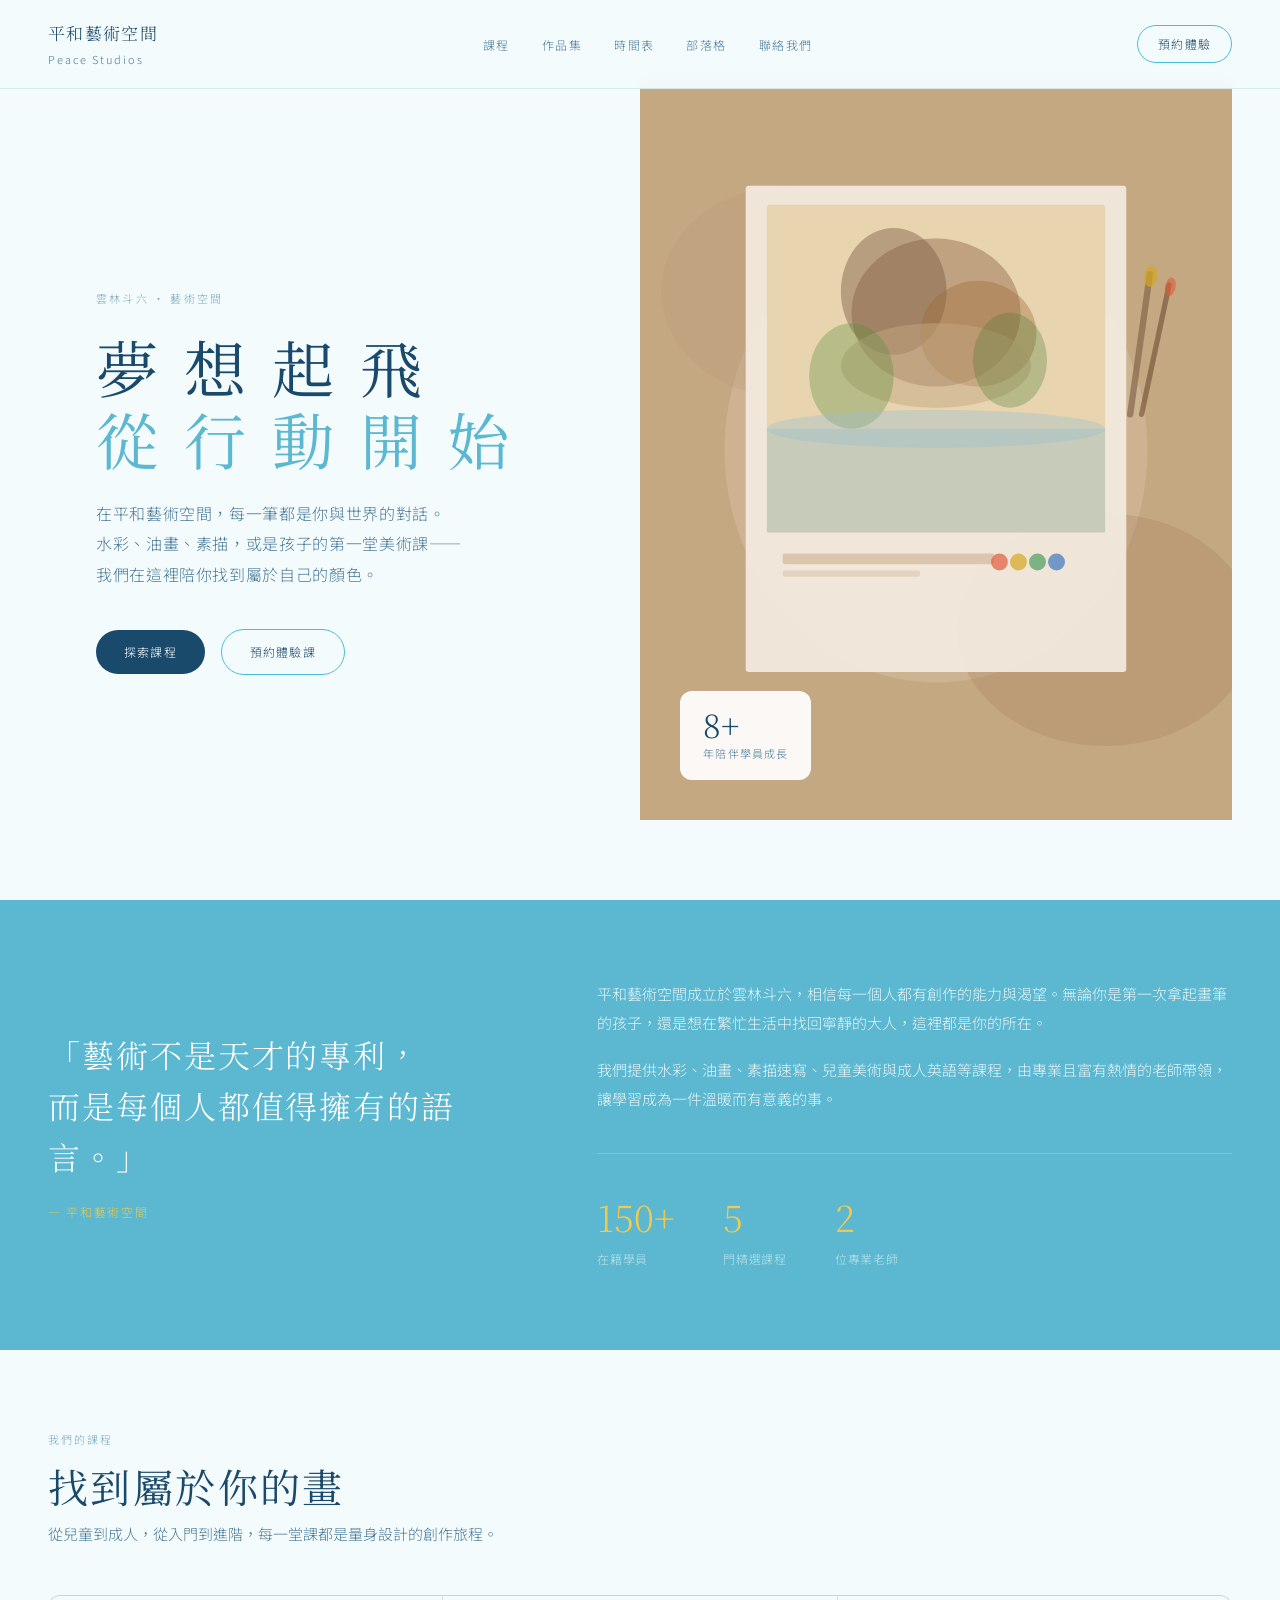
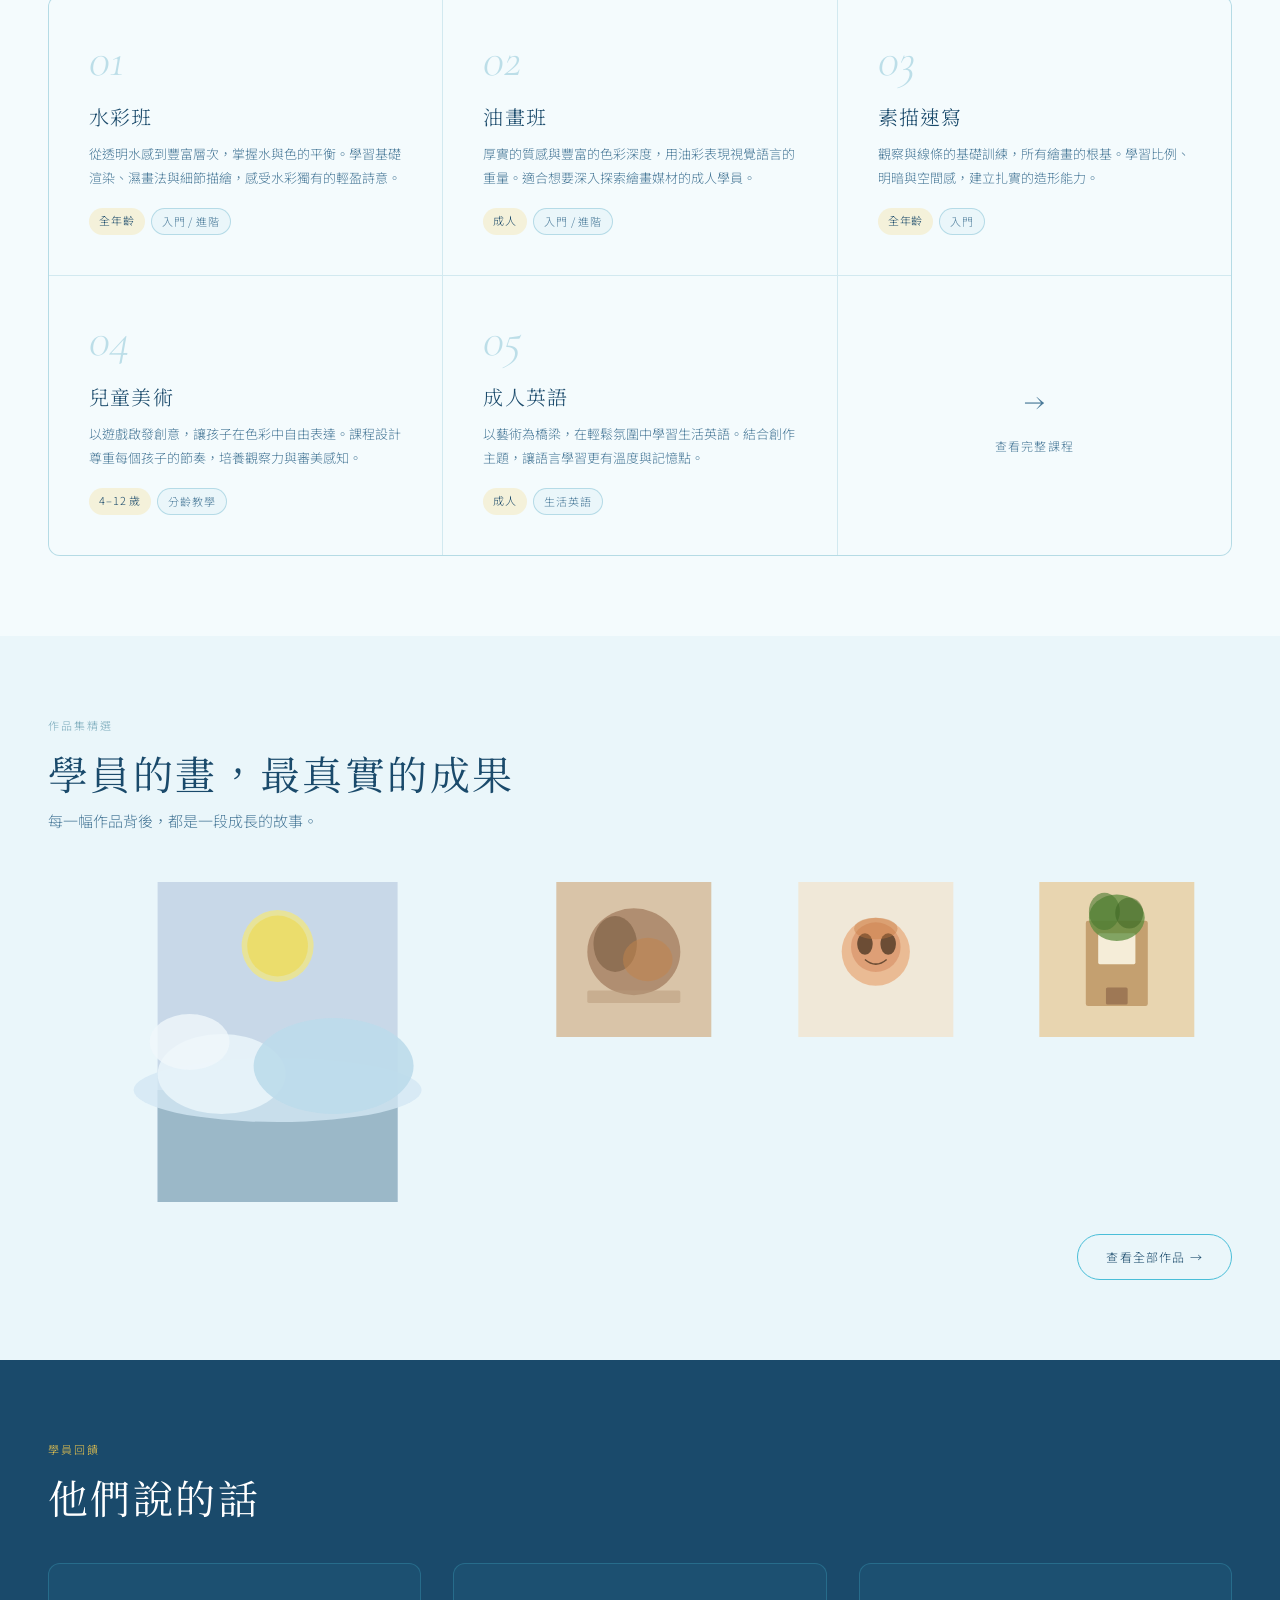
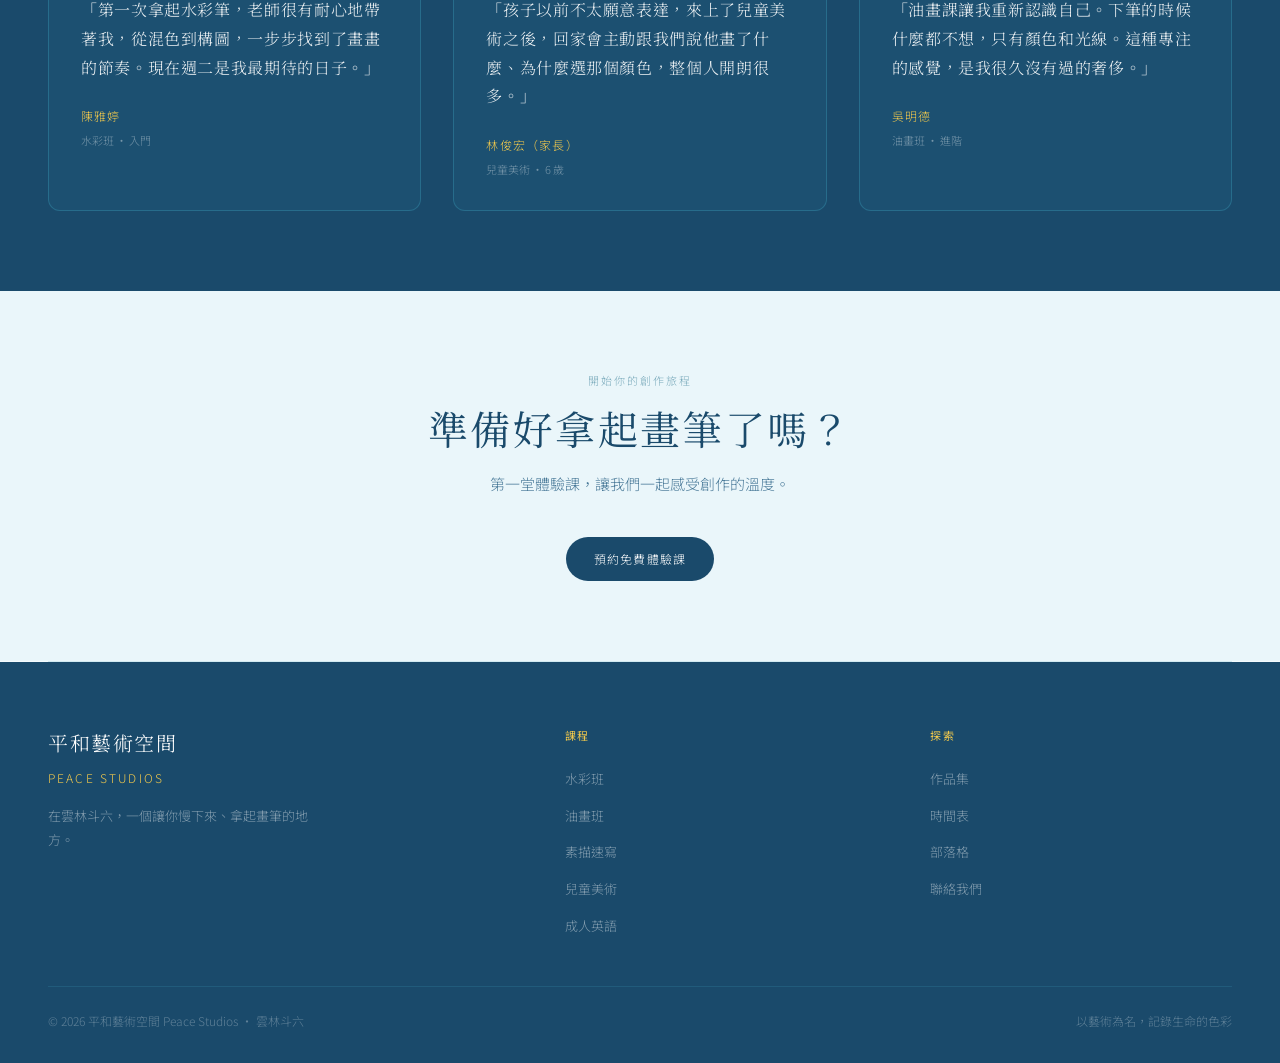
<file: index.html>
<!DOCTYPE html>
<html lang="zh-TW">
<head>
<meta charset="UTF-8">
<meta name="viewport" content="width=device-width, initial-scale=1.0">
<title>平和藝術空間 Peace Studios</title>
<meta name="description" content="平和藝術空間 — 水彩、油畫、素描、兒童美術與成人英語課程。雲林斗六，歡迎預約體驗。">
<link rel="stylesheet" href="css/style.css">
</head>
<body>

<!-- ══ NAV ══ -->
<nav>
  <a href="#" class="nav-logo" data-page="home">
    平和藝術空間
    <span>Peace Studios</span>
  </a>
  <ul class="nav-links">
    <li><a href="#" data-page="courses">課程</a></li>
    <li><a href="#" data-page="portfolio">作品集</a></li>
    <li><a href="#" data-page="schedule">時間表</a></li>
    <li><a href="#" data-page="blog">部落格</a></li>
    <li><a href="#" data-page="contact">聯絡我們</a></li>
  </ul>
  <a href="#" class="nav-cta" data-page="contact">預約體驗</a>
  <button class="hamburger" id="hamburger" aria-label="選單">
    <span></span><span></span><span></span>
  </button>
</nav>

<!-- ══ MOBILE MENU ══ -->
<div class="mobile-menu" id="mobileMenu">
  <a href="#" data-page="home">首頁</a>
  <a href="#" data-page="courses">課程</a>
  <a href="#" data-page="portfolio">作品集</a>
  <a href="#" data-page="schedule">時間表</a>
  <a href="#" data-page="blog">部落格</a>
  <a href="#" data-page="contact">聯絡我們</a>
</div>

<!-- ══════════════════════════════════════════
     HOME PAGE
══════════════════════════════════════════ -->
<div class="page" id="page-home">

  <!-- Hero -->
  <section class="home-hero">
    <div class="hero-left">
      <div class="hero-tag reveal">雲林斗六 · 藝術空間</div>
      <h1 class="hero-title reveal">夢 想 起 飛<br><em>從 行 動 開 始</em></h1>
      <p class="hero-desc reveal">在平和藝術空間，每一筆都是你與世界的對話。<br>水彩、油畫、素描，或是孩子的第一堂美術課——<br>我們在這裡陪你找到屬於自己的顏色。</p>
      <div class="hero-actions reveal">
        <a href="#" class="btn btn-dark" data-page="courses">探索課程</a>
        <a href="#" class="btn btn-outline" data-page="contact">預約體驗課</a>
      </div>
    </div>
    <div class="hero-right">
      <svg class="hero-art" viewBox="0 0 600 700" xmlns="http://www.w3.org/2000/svg" preserveAspectRatio="xMidYMid slice">
        <rect width="600" height="700" fill="#C4A882"/>
        <ellipse cx="300" cy="350" rx="200" ry="220" fill="#D9C4A8" opacity="0.4"/>
        <ellipse cx="160" cy="200" rx="120" ry="100" fill="#B89A7A" opacity="0.3"/>
        <ellipse cx="460" cy="520" rx="140" ry="110" fill="#9E7855" opacity="0.25"/>
        <!-- Canvas frame -->
        <rect x="120" y="100" width="360" height="460" rx="3" fill="#F5EDE3" opacity="0.9"/>
        <rect x="140" y="118" width="320" height="310" rx="2" fill="#E8D5B0"/>
        <!-- Watercolor-style painting -->
        <ellipse cx="300" cy="220" rx="80" ry="70" fill="#A0785A" opacity="0.55"/>
        <ellipse cx="260" cy="200" rx="50" ry="60" fill="#7A5C42" opacity="0.45"/>
        <ellipse cx="340" cy="240" rx="55" ry="50" fill="#9E6B3A" opacity="0.4"/>
        <ellipse cx="300" cy="270" rx="90" ry="40" fill="#C4A882" opacity="0.5"/>
        <ellipse cx="220" cy="280" rx="40" ry="50" fill="#5C8C3C" opacity="0.35"/>
        <ellipse cx="370" cy="265" rx="35" ry="45" fill="#4A7830" opacity="0.3"/>
        <!-- Water/ground -->
        <rect x="140" y="330" width="320" height="98" rx="0" fill="#8BB8C8" opacity="0.35"/>
        <ellipse cx="300" cy="330" rx="160" ry="18" fill="#9BBECE" opacity="0.4"/>
        <!-- Caption area -->
        <rect x="155" y="448" width="200" height="10" rx="2" fill="#C4A882" opacity="0.5"/>
        <rect x="155" y="464" width="130" height="6" rx="2" fill="#C4A882" opacity="0.3"/>
        <!-- Palette dots -->
        <circle cx="360" cy="456" r="8" fill="#E05C3A" opacity="0.7"/>
        <circle cx="378" cy="456" r="8" fill="#D4A820" opacity="0.7"/>
        <circle cx="396" cy="456" r="8" fill="#4A9E5C" opacity="0.7"/>
        <circle cx="414" cy="456" r="8" fill="#3A78BE" opacity="0.7"/>
        <!-- Brushes leaning -->
        <rect x="490" y="180" width="6" height="140" rx="3" fill="#7A5C42" opacity="0.6" transform="rotate(8,493,250)"/>
        <rect x="505" y="190" width="5" height="130" rx="3" fill="#5C3A20" opacity="0.5" transform="rotate(12,507,255)"/>
        <ellipse cx="494" cy="185" rx="6" ry="10" fill="#D4A820" opacity="0.7" transform="rotate(8,493,250)"/>
        <ellipse cx="509" cy="194" rx="5" ry="9" fill="#E05C3A" opacity="0.6" transform="rotate(12,507,255)"/>
      </svg>
      <div class="hero-badge">
        <div class="num">8+</div>
        <div class="lbl">年陪伴學員成長</div>
      </div>
    </div>
  </section>

  <!-- Intro -->
  <section class="home-intro">
    <div class="intro-grid">
      <div>
        <blockquote class="intro-quote reveal">
          「藝術不是天才的專利，<br>而是每個人都值得擁有的語言。」
          <span>— 平和藝術空間</span>
        </blockquote>
      </div>
      <div class="intro-text">
        <p class="reveal">平和藝術空間成立於雲林斗六，相信每一個人都有創作的能力與渴望。無論你是第一次拿起畫筆的孩子，還是想在繁忙生活中找回寧靜的大人，這裡都是你的所在。</p>
        <p class="reveal">我們提供水彩、油畫、素描速寫、兒童美術與成人英語等課程，由專業且富有熱情的老師帶領，讓學習成為一件溫暖而有意義的事。</p>
        <div class="stats-row reveal">
          <div class="stat"><div class="n">150+</div><div class="l">在籍學員</div></div>
          <div class="stat"><div class="n">5</div><div class="l">門精選課程</div></div>
          <div class="stat"><div class="n">2</div><div class="l">位專業老師</div></div>
        </div>
      </div>
    </div>
  </section>

  <!-- Courses Preview -->
  <section class="courses-preview">
    <div class="section-label reveal">我們的課程</div>
    <h2 class="section-title reveal">找到屬於你的畫</h2>
    <p class="section-sub reveal">從兒童到成人，從入門到進階，每一堂課都是量身設計的創作旅程。</p>
    <div class="courses-grid reveal">
      <div class="course-item">
        <div class="course-num">01</div>
        <div class="course-name">水彩班</div>
        <p class="course-desc">從透明水感到豐富層次，掌握水與色的平衡。學習基礎渲染、濕畫法與細節描繪，感受水彩獨有的輕盈詩意。</p>
        <div class="course-tags">
          <span class="tag tag-age">全年齡</span>
          <span class="tag tag-level">入門 / 進階</span>
        </div>
      </div>
      <div class="course-item">
        <div class="course-num">02</div>
        <div class="course-name">油畫班</div>
        <p class="course-desc">厚實的質感與豐富的色彩深度，用油彩表現視覺語言的重量。適合想要深入探索繪畫媒材的成人學員。</p>
        <div class="course-tags">
          <span class="tag tag-age">成人</span>
          <span class="tag tag-level">入門 / 進階</span>
        </div>
      </div>
      <div class="course-item">
        <div class="course-num">03</div>
        <div class="course-name">素描速寫</div>
        <p class="course-desc">觀察與線條的基礎訓練，所有繪畫的根基。學習比例、明暗與空間感，建立扎實的造形能力。</p>
        <div class="course-tags">
          <span class="tag tag-age">全年齡</span>
          <span class="tag tag-level">入門</span>
        </div>
      </div>
      <div class="course-item">
        <div class="course-num">04</div>
        <div class="course-name">兒童美術</div>
        <p class="course-desc">以遊戲啟發創意，讓孩子在色彩中自由表達。課程設計尊重每個孩子的節奏，培養觀察力與審美感知。</p>
        <div class="course-tags">
          <span class="tag tag-age">4–12 歲</span>
          <span class="tag tag-level">分齡教學</span>
        </div>
      </div>
      <div class="course-item">
        <div class="course-num">05</div>
        <div class="course-name">成人英語</div>
        <p class="course-desc">以藝術為橋梁，在輕鬆氛圍中學習生活英語。結合創作主題，讓語言學習更有溫度與記憶點。</p>
        <div class="course-tags">
          <span class="tag tag-age">成人</span>
          <span class="tag tag-level">生活英語</span>
        </div>
      </div>
      <div class="course-item" style="display:flex;align-items:center;justify-content:center;cursor:pointer;" onclick="showPage('courses')">
        <div style="text-align:center;color:var(--text-muted);">
          <div style="font-size:32px;font-family:'Cormorant Garamond',serif;font-style:italic;margin-bottom:0.5rem;">→</div>
          <div style="font-size:12px;letter-spacing:0.1em;text-transform:uppercase;">查看完整課程</div>
        </div>
      </div>
    </div>
  </section>

  <div class="divider"></div>

  <!-- Gallery Strip -->
  <section class="gallery-strip">
    <div class="section-label reveal">作品集精選</div>
    <h2 class="section-title reveal">學員的畫，最真實的成果</h2>
    <p class="section-sub reveal">每一幅作品背後，都是一段成長的故事。</p>
    <div class="gallery-grid reveal">
      <div class="gallery-item tall" style="min-height:320px;">
        <svg viewBox="0 0 300 400" xmlns="http://www.w3.org/2000/svg" style="height:100%;position:absolute;inset:0;">
          <rect width="300" height="400" fill="#C8D8E8"/>
          <rect x="0" y="260" width="300" height="140" fill="#9BB8C8"/>
          <ellipse cx="150" cy="260" rx="180" ry="40" fill="#D4E8F4" opacity="0.8"/>
          <ellipse cx="80" cy="240" rx="80" ry="50" fill="#E8F4FA" opacity="0.9"/>
          <ellipse cx="220" cy="230" rx="100" ry="60" fill="#BDDCEC" opacity="0.9"/>
          <ellipse cx="40" cy="200" rx="50" ry="35" fill="#F0F8FC" opacity="0.8"/>
          <circle cx="150" cy="80" r="45" fill="#F5E87A" opacity="0.7"/>
          <circle cx="150" cy="80" r="38" fill="#F0D840" opacity="0.5"/>
        </svg>
        <div class="gallery-overlay"><span class="gallery-label">水彩風景</span></div>
      </div>
      <div class="gallery-item" style="min-height:155px;">
        <svg viewBox="0 0 200 200" xmlns="http://www.w3.org/2000/svg" style="width:100%;height:100%;position:absolute;inset:0;">
          <rect width="200" height="200" fill="#D9C4A8"/>
          <ellipse cx="100" cy="90" rx="60" ry="56" fill="#A0785A" opacity="0.7"/>
          <ellipse cx="76" cy="80" rx="28" ry="36" fill="#7A5C42" opacity="0.6"/>
          <ellipse cx="118" cy="100" rx="32" ry="28" fill="#C4844A" opacity="0.5"/>
          <rect x="40" y="140" width="120" height="16" rx="2" fill="#B89A7A" opacity="0.5"/>
        </svg>
        <div class="gallery-overlay"><span class="gallery-label">油畫靜物</span></div>
      </div>
      <div class="gallery-item" style="min-height:155px;">
        <svg viewBox="0 0 200 200" xmlns="http://www.w3.org/2000/svg" style="width:100%;height:100%;position:absolute;inset:0;">
          <rect width="200" height="200" fill="#F0E8D8"/>
          <circle cx="100" cy="90" r="44" fill="#E8A878" opacity="0.7"/>
          <circle cx="100" cy="84" r="32" fill="#D4845A" opacity="0.5"/>
          <ellipse cx="86" cy="80" rx="10" ry="14" fill="#3D2B1A" opacity="0.7"/>
          <ellipse cx="116" cy="80" rx="10" ry="14" fill="#3D2B1A" opacity="0.7"/>
          <path d="M 86 100 Q 100 112 114 100" stroke="#3D2B1A" stroke-width="2" fill="none" opacity="0.7"/>
          <ellipse cx="100" cy="60" rx="28" ry="14" fill="#C47840" opacity="0.4"/>
        </svg>
        <div class="gallery-overlay"><span class="gallery-label">人物速寫</span></div>
      </div>
      <div class="gallery-item" style="min-height:155px;">
        <svg viewBox="0 0 200 200" xmlns="http://www.w3.org/2000/svg" style="width:100%;height:100%;position:absolute;inset:0;">
          <rect width="200" height="200" fill="#E8D5B0"/>
          <rect x="60" y="50" width="80" height="110" rx="3" fill="#C4A070"/>
          <rect x="76" y="66" width="48" height="40" rx="2" fill="#F5EDD8"/>
          <rect x="86" y="136" width="28" height="22" rx="2" fill="#9E7855"/>
          <ellipse cx="100" cy="46" rx="36" ry="30" fill="#5C8C3C" opacity="0.75"/>
          <ellipse cx="84" cy="38" rx="20" ry="24" fill="#4A7830" opacity="0.6"/>
          <ellipse cx="116" cy="40" rx="18" ry="20" fill="#3A6220" opacity="0.5"/>
        </svg>
        <div class="gallery-overlay"><span class="gallery-label">兒童美術</span></div>
      </div>
    </div>
    <div style="margin-top:2rem;text-align:right;">
      <a href="#" class="btn btn-outline" data-page="portfolio">查看全部作品 →</a>
    </div>
  </section>

  <!-- Testimonials -->
  <section class="testimonials">
    <div class="section-label reveal">學員回饋</div>
    <h2 class="section-title reveal">他們說的話</h2>
    <div class="testimonials-grid" style="margin-top:2.5rem;">
      <div class="testi-card reveal">
        <p class="testi-text">「第一次拿起水彩筆，老師很有耐心地帶著我，從混色到構圖，一步步找到了畫畫的節奏。現在週二是我最期待的日子。」</p>
        <div class="testi-author">陳雅婷</div>
        <div class="testi-course">水彩班 · 入門</div>
      </div>
      <div class="testi-card reveal">
        <p class="testi-text">「孩子以前不太願意表達，來上了兒童美術之後，回家會主動跟我們說他畫了什麼、為什麼選那個顏色，整個人開朗很多。」</p>
        <div class="testi-author">林俊宏（家長）</div>
        <div class="testi-course">兒童美術 · 6 歲</div>
      </div>
      <div class="testi-card reveal">
        <p class="testi-text">「油畫課讓我重新認識自己。下筆的時候什麼都不想，只有顏色和光線。這種專注的感覺，是我很久沒有過的奢侈。」</p>
        <div class="testi-author">吳明德</div>
        <div class="testi-course">油畫班 · 進階</div>
      </div>
    </div>
  </section>

  <!-- CTA -->
  <section style="background:var(--cream);text-align:center;padding:5rem 3rem;">
    <div class="section-label reveal">開始你的創作旅程</div>
    <h2 class="section-title reveal" style="max-width:480px;margin:0 auto 1rem;">準備好拿起畫筆了嗎？</h2>
    <p class="section-sub reveal" style="margin:0 auto 2.5rem;">第一堂體驗課，讓我們一起感受創作的溫度。</p>
    <a href="#" class="btn btn-dark reveal" data-page="contact">預約免費體驗課</a>
  </section>

  <div class="divider"></div>
</div>
<!-- END HOME -->


<!-- ══════════════════════════════════════════
     COURSES PAGE
══════════════════════════════════════════ -->
<div class="page" id="page-courses">
  <div class="page-hero">
    <div class="label">我們的課程</div>
    <h1>找到屬於你的畫<br><span class="serif-italic" style="font-size:0.6em;color:var(--brown);">Five courses, one space</span></h1>
  </div>
  <section>
    <div class="courses-list">
      <div class="course-row reveal">
        <div class="course-row-num">01</div>
        <div>
          <div class="course-row-title">水彩班</div>
          <p class="course-row-desc">從透明水感到豐富層次，掌握水與色的平衡之道。課程涵蓋基礎渲染、濕畫法、乾濕混合技法，以及風景、靜物、植物等主題創作。每週 2 堂，適合完全入門或有基礎想精進的學員。</p>
          <div class="course-row-meta">
            <span class="tag tag-age">全年齡</span>
            <span class="tag tag-level">入門 / 進階分班</span>
            <span class="tag tag-level">週二 · 週四 14:00–16:00</span>
          </div>
        </div>
        <div class="course-row-action">
          <a href="#" class="btn btn-outline" data-page="contact">詢問報名</a>
        </div>
      </div>
      <div class="course-row reveal">
        <div class="course-row-num">02</div>
        <div>
          <div class="course-row-title">油畫班</div>
          <p class="course-row-desc">厚實的質感與豐富的色彩深度，是許多人心中「真正繪畫」的起點。學習調色、打底、罩染與厚塗技法，以及油畫媒材的基本保養與修改方式。每週 1 堂長課，適合成人學員深度投入。</p>
          <div class="course-row-meta">
            <span class="tag tag-age">成人</span>
            <span class="tag tag-level">入門 / 進階</span>
            <span class="tag tag-level">週六 10:00–13:00</span>
          </div>
        </div>
        <div class="course-row-action">
          <a href="#" class="btn btn-outline" data-page="contact">詢問報名</a>
        </div>
      </div>
      <div class="course-row reveal">
        <div class="course-row-num">03</div>
        <div>
          <div class="course-row-title">素描速寫</div>
          <p class="course-row-desc">觀察與線條是一切繪畫的根基。課程從基本幾何形體出發，進入人物、靜物、空間透視等主題，建立扎實的造形觀察力。速寫訓練帶你走出教室，記錄生活中的靈光一閃。</p>
          <div class="course-row-meta">
            <span class="tag tag-age">全年齡</span>
            <span class="tag tag-level">入門</span>
            <span class="tag tag-level">週一 · 週三 19:00–21:00</span>
          </div>
        </div>
        <div class="course-row-action">
          <a href="#" class="btn btn-outline" data-page="contact">詢問報名</a>
        </div>
      </div>
      <div class="course-row reveal">
        <div class="course-row-num">04</div>
        <div>
          <div class="course-row-title">兒童美術</div>
          <p class="course-row-desc">以遊戲啟發創意，讓孩子在色彩中自由表達。課程設計尊重每個孩子的發展節奏，透過主題創作培養觀察力、專注力與審美感知。分齡教學（4–7 歲 / 8–12 歲），小班制確保每位孩子都被看見。</p>
          <div class="course-row-meta">
            <span class="tag tag-age">4–12 歲</span>
            <span class="tag tag-level">分齡小班制</span>
            <span class="tag tag-level">週六 · 週日 09:30–11:00</span>
          </div>
        </div>
        <div class="course-row-action">
          <a href="#" class="btn btn-outline" data-page="contact">詢問報名</a>
        </div>
      </div>
      <div class="course-row reveal">
        <div class="course-row-num">05</div>
        <div>
          <div class="course-row-title">成人英語</div>
          <p class="course-row-desc">以藝術為橋梁，在輕鬆氛圍中學習生活英語。每堂課圍繞一個創作主題展開對話與練習，讓語言學習不再是背單字，而是真實的溝通體驗。適合有基礎英語底子、想重拾開口自信的成人。</p>
          <div class="course-row-meta">
            <span class="tag tag-age">成人</span>
            <span class="tag tag-level">生活英語</span>
            <span class="tag tag-level">時間請洽詢</span>
          </div>
        </div>
        <div class="course-row-action">
          <a href="#" class="btn btn-outline" data-page="contact">詢問報名</a>
        </div>
      </div>
    </div>
  </section>
  <div class="divider"></div>
</div>
<!-- END COURSES -->


<!-- ══════════════════════════════════════════
     PORTFOLIO PAGE
══════════════════════════════════════════ -->
<div class="page" id="page-portfolio">
  <div class="page-hero">
    <div class="label">學員作品集</div>
    <h1>每一筆都是<br><span class="serif-italic" style="font-size:0.6em;color:var(--brown);">一段真實的旅程</span></h1>
  </div>
  <section>
    <div class="portfolio-filter reveal">
      <button class="filter-btn active" data-filter="all">全部</button>
      <button class="filter-btn" data-filter="watercolor">水彩</button>
      <button class="filter-btn" data-filter="oil">油畫</button>
      <button class="filter-btn" data-filter="sketch">素描速寫</button>
      <button class="filter-btn" data-filter="kids">兒童美術</button>
    </div>
    <div class="portfolio-grid">
      <!-- Watercolor works -->
      <div class="portfolio-item reveal" data-cat="watercolor">
        <svg viewBox="0 0 400 300" xmlns="http://www.w3.org/2000/svg"><rect width="400" height="300" fill="#C8D8E8"/><rect x="0" y="200" width="400" height="100" fill="#9BB8C8"/><ellipse cx="200" cy="200" rx="240" ry="50" fill="#D4E8F4" opacity="0.8"/><ellipse cx="100" cy="170" rx="100" ry="60" fill="#E8F4FA" opacity="0.9"/><ellipse cx="290" cy="160" rx="130" ry="70" fill="#BDDCEC" opacity="0.9"/><circle cx="200" cy="60" r="50" fill="#F5E87A" opacity="0.65"/></svg>
        <div class="pi-overlay"><div class="pi-cat">水彩</div><div class="pi-title">黃昏湖景</div></div>
      </div>
      <div class="portfolio-item reveal" data-cat="watercolor">
        <svg viewBox="0 0 400 300" xmlns="http://www.w3.org/2000/svg"><rect width="400" height="300" fill="#E8F0D8"/><ellipse cx="200" cy="200" rx="160" ry="80" fill="#A0C878" opacity="0.4"/><ellipse cx="200" cy="140" rx="60" ry="80" fill="#D4E8A0" opacity="0.7"/><ellipse cx="160" cy="120" rx="40" ry="60" fill="#B8D878" opacity="0.6"/><ellipse cx="240" cy="130" rx="50" ry="55" fill="#98C058" opacity="0.5"/><rect x="185" y="200" width="30" height="70" rx="4" fill="#7A5C42" opacity="0.6"/></svg>
        <div class="pi-overlay"><div class="pi-cat">水彩</div><div class="pi-title">庭院樹影</div></div>
      </div>
      <div class="portfolio-item reveal" data-cat="watercolor">
        <svg viewBox="0 0 400 300" xmlns="http://www.w3.org/2000/svg"><rect width="400" height="300" fill="#F8E8D8"/><ellipse cx="160" cy="160" rx="70" ry="80" fill="#F4A0A0" opacity="0.6"/><ellipse cx="240" cy="150" rx="60" ry="70" fill="#F87878" opacity="0.4"/><ellipse cx="200" cy="140" rx="50" ry="60" fill="#E85050" opacity="0.3"/><ellipse cx="160" cy="200" rx="50" ry="30" fill="#88A840" opacity="0.5"/><ellipse cx="240" cy="210" rx="40" ry="25" fill="#70902A" opacity="0.4"/></svg>
        <div class="pi-overlay"><div class="pi-cat">水彩</div><div class="pi-title">玫瑰靜物</div></div>
      </div>
      <!-- Oil works -->
      <div class="portfolio-item reveal" data-cat="oil">
        <svg viewBox="0 0 400 300" xmlns="http://www.w3.org/2000/svg"><rect width="400" height="300" fill="#2A1A0A"/><rect x="0" y="200" width="400" height="100" fill="#1A0A00"/><ellipse cx="200" cy="220" rx="200" ry="40" fill="#3A2010" opacity="0.8"/><circle cx="200" cy="80" r="60" fill="#F0C040" opacity="0.8"/><circle cx="200" cy="80" r="50" fill="#F8D860" opacity="0.6"/><ellipse cx="200" cy="160" rx="30" ry="80" fill="#C07020" opacity="0.6"/><ellipse cx="160" cy="180" rx="20" ry="60" fill="#A05010" opacity="0.5"/><ellipse cx="240" cy="175" rx="18" ry="65" fill="#B06020" opacity="0.4"/></svg>
        <div class="pi-overlay"><div class="pi-cat">油畫</div><div class="pi-title">夜晚燈火</div></div>
      </div>
      <div class="portfolio-item reveal" data-cat="oil">
        <svg viewBox="0 0 400 300" xmlns="http://www.w3.org/2000/svg"><rect width="400" height="300" fill="#D9C4A8"/><ellipse cx="200" cy="150" rx="100" ry="90" fill="#A0785A" opacity="0.7"/><ellipse cx="160" cy="130" rx="55" ry="70" fill="#7A5C42" opacity="0.6"/><ellipse cx="240" cy="160" rx="60" ry="65" fill="#9E6B3A" opacity="0.5"/><ellipse cx="200" cy="190" rx="90" ry="35" fill="#C4A882" opacity="0.6"/></svg>
        <div class="pi-overlay"><div class="pi-cat">油畫</div><div class="pi-title">陶器靜物</div></div>
      </div>
      <!-- Sketch works -->
      <div class="portfolio-item reveal" data-cat="sketch">
        <svg viewBox="0 0 400 300" xmlns="http://www.w3.org/2000/svg"><rect width="400" height="300" fill="#F5F0E8"/><circle cx="200" cy="110" r="50" fill="none" stroke="#3D2B1A" stroke-width="1.5" opacity="0.7"/><ellipse cx="200" cy="100" rx="20" ry="28" fill="none" stroke="#3D2B1A" stroke-width="1" opacity="0.6"/><ellipse cx="178" cy="98" rx="8" ry="12" fill="#3D2B1A" opacity="0.6"/><ellipse cx="222" cy="98" rx="8" ry="12" fill="#3D2B1A" opacity="0.6"/><path d="M 180 122 Q 200 134 220 122" stroke="#3D2B1A" stroke-width="1.5" fill="none" opacity="0.7"/><line x1="200" y1="160" x2="200" y2="240" stroke="#3D2B1A" stroke-width="1.5" opacity="0.5"/><line x1="200" y1="185" x2="160" y2="210" stroke="#3D2B1A" stroke-width="1.5" opacity="0.5"/><line x1="200" y1="185" x2="240" y2="210" stroke="#3D2B1A" stroke-width="1.5" opacity="0.5"/><line x1="200" y1="240" x2="175" y2="280" stroke="#3D2B1A" stroke-width="1.5" opacity="0.5"/><line x1="200" y1="240" x2="225" y2="280" stroke="#3D2B1A" stroke-width="1.5" opacity="0.5"/></svg>
        <div class="pi-overlay"><div class="pi-cat">素描</div><div class="pi-title">人物速寫</div></div>
      </div>
      <!-- Kids works -->
      <div class="portfolio-item reveal" data-cat="kids">
        <svg viewBox="0 0 400 300" xmlns="http://www.w3.org/2000/svg"><rect width="400" height="300" fill="#FFF8E8"/><circle cx="200" cy="100" r="55" fill="#F8D860" opacity="0.9"/><circle cx="178" cy="88" r="8" fill="#3D2B1A" opacity="0.8"/><circle cx="222" cy="88" r="8" fill="#3D2B1A" opacity="0.8"/><path d="M 178 115 Q 200 130 222 115" stroke="#3D2B1A" stroke-width="3" fill="none"/><rect x="170" y="160" width="60" height="80" rx="8" fill="#E05C3A" opacity="0.8"/><rect x="120" y="170" width="50" height="12" rx="6" fill="#F8A060" opacity="0.8"/><rect x="230" y="170" width="50" height="12" rx="6" fill="#F8A060" opacity="0.8"/><rect x="180" y="240" width="18" height="40" rx="4" fill="#3A6AC4" opacity="0.8"/><rect x="202" y="240" width="18" height="40" rx="4" fill="#3A6AC4" opacity="0.8"/><ellipse cx="120" cy="80" rx="20" ry="16" fill="#F05050" opacity="0.7"/><ellipse cx="280" cy="80" rx="24" ry="18" fill="#F8D020" opacity="0.7"/><ellipse cx="100" cy="200" rx="28" ry="20" fill="#50C050" opacity="0.6"/></svg>
        <div class="pi-overlay"><div class="pi-cat">兒童美術</div><div class="pi-title">我的家人</div></div>
      </div>
      <div class="portfolio-item reveal" data-cat="kids">
        <svg viewBox="0 0 400 300" xmlns="http://www.w3.org/2000/svg"><rect width="400" height="300" fill="#E8F8E8"/><rect x="0" y="220" width="400" height="80" fill="#90C870" opacity="0.7"/><ellipse cx="200" cy="220" rx="200" ry="30" fill="#70A850" opacity="0.4"/><rect x="160" y="100" width="80" height="120" rx="4" fill="#E85030" opacity="0.8"/><rect x="140" y="80" width="120" height="30" rx="3" fill="#A02010" opacity="0.7"/><rect x="185" y="160" width="30" height="60" rx="3" fill="#8B5A2B" opacity="0.7"/><rect x="175" y="130" width="20" height="20" rx="2" fill="#88CCF8" opacity="0.8"/><circle cx="90" cy="90" r="40" fill="#F8E040" opacity="0.8"/><ellipse cx="140" cy="200" rx="20" ry="30" fill="#50A830" opacity="0.7"/><ellipse cx="280" cy="190" rx="18" ry="35" fill="#408820" opacity="0.7"/></svg>
        <div class="pi-overlay"><div class="pi-cat">兒童美術</div><div class="pi-title">我的家</div></div>
      </div>
      <div class="portfolio-item reveal" data-cat="oil">
        <svg viewBox="0 0 400 300" xmlns="http://www.w3.org/2000/svg"><rect width="400" height="300" fill="#1A2A3A"/><rect x="0" y="200" width="400" height="100" fill="#102030"/><ellipse cx="200" cy="220" rx="300" ry="60" fill="#1A3A5A" opacity="0.7"/><ellipse cx="200" cy="220" rx="200" ry="40" fill="#2A5A8A" opacity="0.5"/><ellipse cx="200" cy="200" rx="180" ry="30" fill="#4A8AB8" opacity="0.4"/><circle cx="200" cy="100" r="35" fill="#F8F0D0" opacity="0.85"/><circle cx="200" cy="100" r="28" fill="#F8E8A0" opacity="0.6"/><ellipse cx="200" cy="200" rx="30" ry="80" fill="#D0A820" opacity="0.4"/></svg>
        <div class="pi-overlay"><div class="pi-cat">油畫</div><div class="pi-title">月夜</div></div>
      </div>
    </div>
  </section>
  <div class="divider"></div>
</div>
<!-- END PORTFOLIO -->


<!-- ══════════════════════════════════════════
     SCHEDULE PAGE
══════════════════════════════════════════ -->
<div class="page" id="page-schedule">
  <div class="page-hero">
    <div class="label">課程時間表</div>
    <h1>找到你的時段<br><span class="serif-italic" style="font-size:0.6em;color:var(--brown);">Every week, a new beginning</span></h1>
  </div>
  <section>
    <div class="schedule-wrap reveal">
      <div class="schedule-tabs">
        <button class="stab active" data-tab="weekly">每週課程</button>
        <button class="stab" data-tab="olivia">Olivia 老師</button>
        <button class="stab" data-tab="eric">Eric 老師</button>
      </div>

      <div class="schedule-panel active" id="panel-weekly">
        <table class="schedule-table">
          <thead>
            <tr>
              <th>課程</th>
              <th>星期</th>
              <th>時間</th>
              <th>老師</th>
              <th>對象</th>
            </tr>
          </thead>
          <tbody>
            <tr><td><span class="tc tc-wc">水彩</span></td><td>週二、週四</td><td>14:00 – 16:00</td><td>Olivia</td><td>全年齡</td></tr>
            <tr><td><span class="tc tc-oil">油畫</span></td><td>週六</td><td>10:00 – 13:00</td><td>Eric</td><td>成人</td></tr>
            <tr><td><span class="tc tc-sk">素描速寫</span></td><td>週一、週三</td><td>19:00 – 21:00</td><td>Eric</td><td>全年齡</td></tr>
            <tr><td><span class="tc tc-kids">兒童美術（幼齡）</span></td><td>週六</td><td>09:30 – 11:00</td><td>Olivia</td><td>4–7 歲</td></tr>
            <tr><td><span class="tc tc-kids">兒童美術（高齡）</span></td><td>週日</td><td>09:30 – 11:00</td><td>Olivia</td><td>8–12 歲</td></tr>
            <tr><td><span class="tc tc-en">成人英語</span></td><td>請洽詢</td><td>請洽詢</td><td>Olivia</td><td>成人</td></tr>
          </tbody>
        </table>
        <p class="price-note">📌 各課程費用與名額請直接聯絡我們詢問。體驗課歡迎預約，部分課程提供試聽。</p>
      </div>

      <div class="schedule-panel" id="panel-olivia">
        <table class="schedule-table">
          <thead>
            <tr><th>課程</th><th>星期</th><th>時間</th><th>對象</th></tr>
          </thead>
          <tbody>
            <tr><td><span class="tc tc-wc">水彩</span></td><td>週二、週四</td><td>14:00 – 16:00</td><td>全年齡</td></tr>
            <tr><td><span class="tc tc-kids">兒童美術（幼齡）</span></td><td>週六</td><td>09:30 – 11:00</td><td>4–7 歲</td></tr>
            <tr><td><span class="tc tc-kids">兒童美術（高齡）</span></td><td>週日</td><td>09:30 – 11:00</td><td>8–12 歲</td></tr>
            <tr><td><span class="tc tc-en">成人英語</span></td><td>請洽詢</td><td>請洽詢</td><td>成人</td></tr>
          </tbody>
        </table>
      </div>

      <div class="schedule-panel" id="panel-eric">
        <table class="schedule-table">
          <thead>
            <tr><th>課程</th><th>星期</th><th>時間</th><th>對象</th></tr>
          </thead>
          <tbody>
            <tr><td><span class="tc tc-oil">油畫</span></td><td>週六</td><td>10:00 – 13:00</td><td>成人</td></tr>
            <tr><td><span class="tc tc-sk">素描速寫</span></td><td>週一、週三</td><td>19:00 – 21:00</td><td>全年齡</td></tr>
          </tbody>
        </table>
      </div>
    </div>
  </section>
  <div class="divider"></div>
</div>
<!-- END SCHEDULE -->


<!-- ══════════════════════════════════════════
     BLOG PAGE
══════════════════════════════════════════ -->
<div class="page" id="page-blog">
  <div class="page-hero">
    <div class="label">部落格</div>
    <h1>畫室裡的<br><span class="serif-italic" style="font-size:0.6em;color:var(--brown);">日常與故事</span></h1>
  </div>
  <section>
    <div class="blog-grid">
      <div class="blog-card reveal">
        <div class="blog-thumb">
          <svg viewBox="0 0 640 360" xmlns="http://www.w3.org/2000/svg" style="width:100%;height:100%;"><rect width="640" height="360" fill="#C8D8E8"/><rect x="0" y="260" width="640" height="100" fill="#9BB8C8"/><ellipse cx="320" cy="260" rx="360" ry="60" fill="#D4E8F4" opacity="0.8"/><ellipse cx="140" cy="220" rx="140" ry="80" fill="#E8F4FA" opacity="0.9"/><circle cx="320" cy="80" r="55" fill="#F5E87A" opacity="0.65"/></svg>
        </div>
        <div class="blog-cat">學員故事</div>
        <h3 class="blog-title">五十歲才開始畫畫——阿姨的水彩旅程</h3>
        <p class="blog-excerpt">「我以為畫畫是年輕人的事。」第一次走進畫室的時候，她這樣說。一年後，她的作品掛在了我們的展覽牆上。</p>
        <div class="blog-meta">2026 年 2 月 · Olivia</div>
      </div>
      <div class="blog-card reveal">
        <div class="blog-thumb">
          <svg viewBox="0 0 640 360" xmlns="http://www.w3.org/2000/svg" style="width:100%;height:100%;"><rect width="640" height="360" fill="#F0E8D8"/><rect x="180" y="60" width="280" height="240" rx="4" fill="#C4A070"/><rect x="210" y="85" width="220" height="160" rx="3" fill="#F5EDD8"/><ellipse cx="320" cy="120" rx="70" ry="60" fill="#E85030" opacity="0.6"/><ellipse cx="280" cy="110" rx="40" ry="50" fill="#C03010" opacity="0.5"/></svg>
        </div>
        <div class="blog-cat">教學筆記</div>
        <h3 class="blog-title">油畫入門：打底劑的選擇與使用方式</h3>
        <p class="blog-excerpt">很多初學者在選擇畫布和打底劑時感到困惑。Eric 老師整理了一份實用筆記，幫你在開始之前做好準備。</p>
        <div class="blog-meta">2026 年 1 月 · Eric</div>
      </div>
      <div class="blog-card reveal">
        <div class="blog-thumb">
          <svg viewBox="0 0 640 360" xmlns="http://www.w3.org/2000/svg" style="width:100%;height:100%;"><rect width="640" height="360" fill="#FFF8E8"/><circle cx="220" cy="160" r="80" fill="#F8D860" opacity="0.9"/><circle cx="200" cy="148" r="12" fill="#3D2B1A" opacity="0.8"/><circle cx="240" cy="148" r="12" fill="#3D2B1A" opacity="0.8"/><path d="M 196 178 Q 220 198 244 178" stroke="#3D2B1A" stroke-width="4" fill="none"/><rect x="340" y="80" width="200" height="200" rx="8" fill="#E05C3A" opacity="0.7"/><rect x="380" y="120" width="120" height="120" rx="5" fill="#F8A060" opacity="0.5"/></svg>
        </div>
        <div class="blog-cat">上課花絮</div>
        <h3 class="blog-title">2025 年度兒童美術成果展——孩子們說的故事</h3>
        <p class="blog-excerpt">三十幅作品，三十個故事。今年的成果展讓每位家長都紅了眼眶。我們把現場的感動記錄下來。</p>
        <div class="blog-meta">2025 年 12 月 · Olivia</div>
      </div>
      <div class="blog-card reveal">
        <div class="blog-thumb">
          <svg viewBox="0 0 640 360" xmlns="http://www.w3.org/2000/svg" style="width:100%;height:100%;"><rect width="640" height="360" fill="#E8F0E0"/><ellipse cx="320" cy="250" rx="280" ry="90" fill="#90C870" opacity="0.5"/><ellipse cx="320" cy="200" rx="90" ry="120" fill="#D4E8A0" opacity="0.7"/><ellipse cx="240" cy="180" rx="60" ry="90" fill="#B8D878" opacity="0.65"/><ellipse cx="400" cy="185" rx="70" ry="85" fill="#98C058" opacity="0.55"/><rect x="298" y="290" width="44" height="50" rx="5" fill="#7A5C42" opacity="0.6"/></svg>
        </div>
        <div class="blog-cat">速寫日記</div>
        <h3 class="blog-title">帶著速寫本去旅行——斗六老街的下午</h3>
        <p class="blog-excerpt">素描課的戶外寫生日。我們在老街的樹蔭下坐了整個下午，用線條記錄那些即將消失的屋簷與光影。</p>
        <div class="blog-meta">2025 年 11 月 · Eric</div>
      </div>
    </div>
  </section>
  <div class="divider"></div>
</div>
<!-- END BLOG -->


<!-- ══════════════════════════════════════════
     CONTACT PAGE
══════════════════════════════════════════ -->
<div class="page" id="page-contact">
  <div class="page-hero">
    <div class="label">聯絡我們</div>
    <h1>讓我們<br><span class="serif-italic" style="font-size:0.6em;color:var(--brown);">一起開始</span></h1>
  </div>
  <section>
    <div class="contact-grid">
      <div class="contact-info reveal">
        <h3>來找我們</h3>
        <div class="contact-detail">
          <div class="cd-item">
            <div class="cd-label">地址</div>
            雲林縣斗六市（詳細地址請洽詢）
          </div>
          <div class="cd-item">
            <div class="cd-label">開放時間</div>
            週一至週五：12:00 – 21:00<br>
            週六、週日：09:00 – 17:00
          </div>
          <div class="cd-item">
            <div class="cd-label">LINE</div>
            @peacestudios（請加好友詢問）
          </div>
          <div class="cd-item">
            <div class="cd-label">Email</div>
            hello@peacestudios.tw
          </div>
        </div>
        <div class="map-placeholder">地圖嵌入區（可加入 Google Maps）</div>
      </div>
      <div class="reveal">
        <h3 style="font-family:'Playfair Display',serif;font-size:22px;color:var(--dark-brown);margin-bottom:1.5rem;font-weight:400;">預約或詢問</h3>
        <form class="contact-form" id="contactForm">
          <div class="form-row">
            <div class="form-group">
              <label>姓名</label>
              <input type="text" placeholder="王小明" required>
            </div>
            <div class="form-group">
              <label>聯絡電話</label>
              <input type="tel" placeholder="09XX-XXX-XXX">
            </div>
          </div>
          <div class="form-group">
            <label>LINE ID 或 Email</label>
            <input type="text" placeholder="line123 / hello@mail.com">
          </div>
          <div class="form-group">
            <label>想了解的課程</label>
            <select>
              <option value="">請選擇</option>
              <option>水彩班</option>
              <option>油畫班</option>
              <option>素描速寫</option>
              <option>兒童美術</option>
              <option>成人英語</option>
              <option>其他 / 不確定</option>
            </select>
          </div>
          <div class="form-group">
            <label>留言（選填）</label>
            <textarea placeholder="有任何問題或想說的話，都歡迎告訴我們 :)"></textarea>
          </div>
          <button type="submit" class="btn btn-dark" style="margin-top:0.5rem;">送出</button>
        </form>
      </div>
    </div>
  </section>
  <div class="divider"></div>
</div>
<!-- END CONTACT -->


<!-- ══ FOOTER ══ -->
<footer>
  <div class="footer-top">
    <div class="footer-brand">
      <div class="name">平和藝術空間</div>
      <div class="tagline">Peace Studios</div>
      <p>在雲林斗六，一個讓你慢下來、拿起畫筆的地方。</p>
    </div>
    <div class="footer-col">
      <h4>課程</h4>
      <ul>
        <li><a href="#" data-page="courses">水彩班</a></li>
        <li><a href="#" data-page="courses">油畫班</a></li>
        <li><a href="#" data-page="courses">素描速寫</a></li>
        <li><a href="#" data-page="courses">兒童美術</a></li>
        <li><a href="#" data-page="courses">成人英語</a></li>
      </ul>
    </div>
    <div class="footer-col">
      <h4>探索</h4>
      <ul>
        <li><a href="#" data-page="portfolio">作品集</a></li>
        <li><a href="#" data-page="schedule">時間表</a></li>
        <li><a href="#" data-page="blog">部落格</a></li>
        <li><a href="#" data-page="contact">聯絡我們</a></li>
      </ul>
    </div>
  </div>
  <div class="footer-bottom">
    <p>© 2026 平和藝術空間 Peace Studios · 雲林斗六</p>
    <p>以藝術為名，記錄生命的色彩</p>
  </div>
</footer>

<script src="js/main.js"></script>
</body>
</html>
</file>
<file: css/style.css>
@import url('https://fonts.googleapis.com/css2?family=Noto+Serif+TC:wght@300;400;500&family=Noto+Sans+TC:wght@300;400;500&family=Cormorant+Garamond:ital,wght@1,300&display=swap');

:root {
  --cream: #EAF6FA;
  --warm-white: #F4FBFD;
  --sand: #D0EEF5;
  --tan: #F2C94C;
  --brown: #3A9CB8;
  --dark-brown: #1A4A6B;
  --text: #1A3A50;
  --text-muted: #4A7A99;
  --text-light: #7AAABB;
  --accent: #F2C94C;
  --teal: #4ABED8;
  --teal-bg: #5BB8D0;
  --yellow: #F2C94C;
  --yellow-dark: #D4A820;
  --border: rgba(58,156,184,0.18);
  --border-mid: rgba(58,156,184,0.3);
}

*, *::before, *::after { box-sizing: border-box; margin: 0; padding: 0; }
html { scroll-behavior: smooth; }

body {
  font-family: 'Noto Sans TC', sans-serif;
  background: var(--warm-white);
  color: var(--text);
  font-weight: 300;
  line-height: 1.7;
  overflow-x: hidden;
}

h1, h2, h3 { font-family: 'Noto Serif TC', serif; font-weight: 400; }
.serif-italic { font-family: 'Cormorant Garamond', serif; font-style: italic; font-weight: 300; }

/* ── NAV ── */
nav {
  position: fixed; top: 0; left: 0; right: 0; z-index: 100;
  display: flex; justify-content: space-between; align-items: center;
  padding: 1.2rem 3rem;
  background: rgba(244,251,253,0.94);
  backdrop-filter: blur(8px);
  border-bottom: 0.5px solid var(--border);
  transition: padding 0.3s ease;
}
nav.scrolled { padding: 0.8rem 3rem; }
.nav-logo { font-family: 'Noto Serif TC', serif; font-size: 17px; letter-spacing: 0.08em; color: var(--dark-brown); text-decoration: none; }
.nav-logo span { font-family: 'Noto Sans TC', sans-serif; font-size: 11px; display: block; color: var(--text-muted); letter-spacing: 0.18em; font-weight: 300; margin-top: 2px; }
.nav-links { display: flex; gap: 2rem; list-style: none; }
.nav-links a { font-size: 12px; letter-spacing: 0.12em; text-decoration: none; color: var(--text-muted); transition: color 0.2s; text-transform: uppercase; }
.nav-links a:hover, .nav-links a.active { color: var(--dark-brown); }
.nav-cta { font-size: 12px; letter-spacing: 0.1em; text-transform: uppercase; color: var(--dark-brown); border: 1px solid var(--teal); padding: 8px 20px; border-radius: 20px; text-decoration: none; transition: all 0.2s; background: transparent; }
.nav-cta:hover { background: var(--teal-bg); color: white; border-color: var(--teal-bg); }
.hamburger { display: none; flex-direction: column; gap: 5px; cursor: pointer; background: none; border: none; padding: 4px; }
.hamburger span { width: 22px; height: 1px; background: var(--dark-brown); display: block; transition: all 0.3s; }
.mobile-menu { display: none; position: fixed; inset: 0; background: var(--teal-bg); z-index: 99; flex-direction: column; align-items: center; justify-content: center; gap: 2.5rem; }
.mobile-menu.open { display: flex; }
.mobile-menu a { font-family: 'Noto Serif TC', serif; font-size: 28px; color: white; text-decoration: none; letter-spacing: 0.1em; }

/* ── PAGE HERO ── */
.page-hero { padding: 8rem 3rem 4rem; border-bottom: 0.5px solid var(--border); }
.page-hero .label { font-size: 11px; letter-spacing: 0.18em; text-transform: uppercase; color: var(--text-light); margin-bottom: 1rem; }
.page-hero h1 { font-size: clamp(36px, 5vw, 56px); line-height: 1.1; color: var(--dark-brown); }

/* ── BUTTONS ── */
.btn { display: inline-block; font-size: 12px; letter-spacing: 0.1em; text-transform: uppercase; text-decoration: none; padding: 12px 28px; border-radius: 24px; transition: all 0.25s; cursor: pointer; border: none; font-family: 'Noto Sans TC', sans-serif; }
.btn-dark { background: var(--dark-brown); color: white; }
.btn-dark:hover { background: var(--teal-bg); }
.btn-outline { background: transparent; color: var(--dark-brown); border: 1px solid var(--teal); }
.btn-outline:hover { background: var(--teal-bg); color: white; border-color: var(--teal-bg); }
.btn-yellow { background: var(--yellow); color: var(--dark-brown); }
.btn-yellow:hover { background: var(--yellow-dark); }

/* ── SECTION COMMONS ── */
section { padding: 5rem 3rem; }
.section-label { font-size: 11px; letter-spacing: 0.18em; text-transform: uppercase; color: var(--text-light); margin-bottom: 0.75rem; }
.section-title { font-size: clamp(28px, 3.5vw, 40px); color: var(--dark-brown); margin-bottom: 0.5rem; line-height: 1.3; letter-spacing: 0.06em; }
.section-sub { font-size: 15px; color: var(--text-muted); max-width: 480px; line-height: 1.8; margin-bottom: 3rem; }
.divider { height: 0.5px; background: var(--border); margin: 0 3rem; }

/* ── HOME HERO ── */
.home-hero { min-height: 100vh; display: grid; grid-template-columns: 1fr 1fr; }
.hero-left { display: flex; flex-direction: column; justify-content: center; padding: 10rem 4rem 6rem 3rem; background: var(--warm-white); }
.hero-tag { font-size: 11px; letter-spacing: 0.2em; text-transform: uppercase; color: var(--text-light); margin-bottom: 1.5rem; }
.hero-title { font-size: clamp(40px, 5vw, 62px); line-height: 1.15; color: var(--dark-brown); margin-bottom: 1.5rem; letter-spacing: 0.08em; }
.hero-title em { font-style: normal; color: var(--teal-bg); }
.hero-desc { font-size: 16px; color: var(--text-muted); max-width: 400px; line-height: 1.9; margin-bottom: 2.5rem; font-weight: 300; letter-spacing: 0.04em; }
.hero-actions { display: flex; gap: 1rem; align-items: center; flex-wrap: wrap; }
.hero-right { background: var(--teal-bg); position: relative; overflow: hidden; min-height: 500px; }
.hero-art { width: 100%; height: 100%; position: absolute; inset: 0; }
.hero-badge { position: absolute; bottom: 2.5rem; left: 2.5rem; background: rgba(255,255,255,0.92); backdrop-filter: blur(6px); border: 0.5px solid rgba(255,255,255,0.6); padding: 1rem 1.4rem; border-radius: 12px; }
.hero-badge .num { font-family: 'Noto Serif TC', serif; font-size: 32px; color: var(--dark-brown); line-height: 1; }
.hero-badge .lbl { font-size: 11px; letter-spacing: 0.1em; text-transform: uppercase; color: var(--text-muted); margin-top: 4px; }

/* ── HOME INTRO ── */
.home-intro { background: var(--teal-bg); }
.home-intro .section-label { color: rgba(255,255,255,0.6); }
.home-intro .section-title { color: white; }
.intro-grid { display: grid; grid-template-columns: 1fr 1.4fr; gap: 6rem; align-items: center; }
.intro-quote { font-family: 'Noto Serif TC', serif; font-size: clamp(22px, 2.8vw, 32px); color: white; line-height: 1.6; font-weight: 300; letter-spacing: 0.06em; }
.intro-quote span { display: block; font-family: 'Noto Sans TC', sans-serif; font-size: 12px; letter-spacing: 0.14em; text-transform: uppercase; color: var(--yellow); margin-top: 1.2rem; font-weight: 300; }
.intro-text p { font-size: 15px; color: rgba(255,255,255,0.85); line-height: 1.9; margin-bottom: 1.2rem; }
.stats-row { display: flex; gap: 3rem; margin-top: 2.5rem; padding-top: 2rem; border-top: 0.5px solid rgba(255,255,255,0.2); }
.stat .n { font-family: 'Noto Serif TC', serif; font-size: 36px; color: var(--yellow); }
.stat .l { font-size: 12px; color: rgba(255,255,255,0.6); letter-spacing: 0.06em; margin-top: 2px; }

/* ── COURSES GRID ── */
.courses-preview { background: var(--warm-white); }
.courses-grid { display: grid; grid-template-columns: repeat(3, 1fr); gap: 1px; background: var(--border); border: 0.5px solid var(--border); border-radius: 12px; overflow: hidden; }
.course-item { background: var(--warm-white); padding: 2.5rem; cursor: pointer; transition: background 0.25s; position: relative; overflow: hidden; }
.course-item::after { content: ''; position: absolute; bottom: 0; left: 0; width: 0; height: 3px; background: var(--teal-bg); transition: width 0.3s ease; }
.course-item:hover { background: var(--cream); }
.course-item:hover::after { width: 100%; }
.course-num { font-family: 'Cormorant Garamond', serif; font-size: 48px; color: var(--border-mid); line-height: 1; margin-bottom: 1rem; font-style: italic; }
.course-name { font-family: 'Noto Serif TC', serif; font-size: 20px; color: var(--dark-brown); margin-bottom: 0.5rem; letter-spacing: 0.06em; }
.course-desc { font-size: 13px; color: var(--text-muted); line-height: 1.8; margin-bottom: 1.2rem; }
.course-tags { display: flex; flex-wrap: wrap; gap: 6px; }
.tag { font-size: 11px; letter-spacing: 0.08em; padding: 3px 10px; border-radius: 20px; }
.tag-age { background: rgba(242,201,76,0.2); color: var(--dark-brown); }
.tag-level { background: var(--cream); border: 0.5px solid var(--border-mid); color: var(--text-muted); }

/* ── GALLERY ── */
.gallery-strip { background: var(--cream); }
.gallery-grid { display: grid; grid-template-columns: 2fr 1fr 1fr 1fr; gap: 12px; }
.gallery-item { border-radius: 8px; overflow: hidden; cursor: pointer; position: relative; }
.gallery-item img, .gallery-item svg { width: 100%; height: 100%; object-fit: cover; display: block; transition: transform 0.5s ease; }
.gallery-item:hover img, .gallery-item:hover svg { transform: scale(1.04); }
.gallery-item.tall { grid-row: span 2; }
.gallery-overlay { position: absolute; inset: 0; background: rgba(26,72,107,0); display: flex; align-items: flex-end; padding: 1rem; transition: background 0.3s; }
.gallery-item:hover .gallery-overlay { background: rgba(26,72,107,0.45); }
.gallery-label { font-size: 12px; color: white; letter-spacing: 0.08em; text-transform: uppercase; opacity: 0; transition: opacity 0.3s; }
.gallery-item:hover .gallery-label { opacity: 1; }

/* ── TESTIMONIALS ── */
.testimonials { background: var(--dark-brown); }
.testimonials .section-label { color: var(--yellow); opacity: 0.7; }
.testimonials .section-title { color: white; }
.testimonials-grid { display: grid; grid-template-columns: repeat(3, 1fr); gap: 2rem; }
.testi-card { border: 0.5px solid rgba(74,190,216,0.25); padding: 2rem; border-radius: 12px; background: rgba(74,190,216,0.06); }
.testi-text { font-family: 'Noto Serif TC', serif; font-size: 16px; color: rgba(255,255,255,0.9); line-height: 1.8; margin-bottom: 1.5rem; font-weight: 300; letter-spacing: 0.04em; }
.testi-author { font-size: 12px; color: var(--yellow); letter-spacing: 0.1em; text-transform: uppercase; }
.testi-course { font-size: 11px; color: rgba(255,255,255,0.4); margin-top: 4px; }

/* ── COURSES PAGE ── */
.courses-list { display: flex; flex-direction: column; gap: 0; }
.course-row { display: grid; grid-template-columns: 80px 1fr auto; align-items: start; gap: 2.5rem; padding: 3rem 0; border-bottom: 0.5px solid var(--border); }
.course-row-num { font-family: 'Cormorant Garamond', serif; font-style: italic; font-size: 48px; color: var(--border-mid); line-height: 1; padding-top: 4px; }
.course-row-title { font-family: 'Noto Serif TC', serif; font-size: 26px; color: var(--dark-brown); margin-bottom: 0.75rem; letter-spacing: 0.06em; }
.course-row-desc { font-size: 14px; color: var(--text-muted); line-height: 1.8; max-width: 560px; margin-bottom: 1rem; }
.course-row-meta { display: flex; flex-wrap: wrap; gap: 8px; }
.course-row-action { padding-top: 8px; }

/* ── PORTFOLIO ── */
.portfolio-filter { display: flex; gap: 0.75rem; margin-bottom: 3rem; flex-wrap: wrap; }
.filter-btn { font-size: 12px; letter-spacing: 0.1em; text-transform: uppercase; background: none; border: 1px solid var(--border-mid); color: var(--text-muted); padding: 8px 18px; border-radius: 20px; cursor: pointer; transition: all 0.2s; font-family: 'Noto Sans TC', sans-serif; }
.filter-btn.active, .filter-btn:hover { background: var(--teal-bg); color: white; border-color: var(--teal-bg); }
.portfolio-grid { display: grid; grid-template-columns: repeat(3, 1fr); gap: 16px; }
.portfolio-item { border-radius: 8px; overflow: hidden; position: relative; aspect-ratio: 4/3; cursor: pointer; background: var(--sand); }
.portfolio-item svg { width: 100%; height: 100%; }
.portfolio-item .pi-overlay { position: absolute; inset: 0; background: rgba(26,72,107,0); display: flex; flex-direction: column; justify-content: flex-end; padding: 1.2rem; transition: background 0.3s; }
.portfolio-item:hover .pi-overlay { background: rgba(26,72,107,0.65); }
.pi-title { font-family: 'Noto Serif TC', serif; font-size: 16px; color: white; opacity: 0; transform: translateY(6px); transition: all 0.3s; letter-spacing: 0.06em; }
.pi-cat { font-size: 11px; letter-spacing: 0.1em; text-transform: uppercase; color: var(--yellow); opacity: 0; transition: all 0.3s 0.05s; }
.portfolio-item:hover .pi-title, .portfolio-item:hover .pi-cat { opacity: 1; transform: translateY(0); }

/* ── SCHEDULE ── */
.schedule-wrap { max-width: 860px; }
.schedule-tabs { display: flex; gap: 0; margin-bottom: 2.5rem; border-bottom: 0.5px solid var(--border); }
.stab { font-size: 13px; letter-spacing: 0.08em; text-transform: uppercase; padding: 0.75rem 1.5rem; cursor: pointer; color: var(--text-muted); background: none; border: none; font-family: 'Noto Sans TC', sans-serif; position: relative; transition: color 0.2s; }
.stab.active { color: var(--dark-brown); }
.stab.active::after { content: ''; position: absolute; bottom: -0.5px; left: 0; right: 0; height: 2px; background: var(--teal-bg); }
.schedule-panel { display: none; }
.schedule-panel.active { display: block; }
.schedule-table { width: 100%; border-collapse: collapse; }
.schedule-table th { text-align: left; font-size: 11px; letter-spacing: 0.1em; text-transform: uppercase; color: var(--text-light); padding: 0.6rem 1rem 0.6rem 0; border-bottom: 0.5px solid var(--border); font-weight: 400; }
.schedule-table td { padding: 1.1rem 1rem 1.1rem 0; border-bottom: 0.5px solid var(--border); font-size: 14px; vertical-align: middle; }
.tc { display: inline-block; font-size: 11px; padding: 3px 10px; border-radius: 20px; letter-spacing: 0.05em; }
.tc-wc { background: rgba(74,190,216,0.15); color: #1A6880; }
.tc-oil { background: rgba(242,201,76,0.2); color: #8B6B00; }
.tc-sk { background: rgba(26,72,107,0.1); color: #1A4A6B; }
.tc-kids { background: rgba(74,190,216,0.25); color: #1A6880; }
.tc-en { background: rgba(242,201,76,0.3); color: #8B6B00; }
.price-note { font-size: 13px; color: var(--text-muted); margin-top: 2rem; padding: 1.2rem; background: var(--cream); border-radius: 8px; border-left: 3px solid var(--teal-bg); }

/* ── BLOG ── */
.blog-grid { display: grid; grid-template-columns: 1fr 1fr; gap: 3rem; }
.blog-card { cursor: pointer; }
.blog-thumb { aspect-ratio: 16/9; background: var(--sand); border-radius: 8px; overflow: hidden; margin-bottom: 1.2rem; }
.blog-thumb svg { width: 100%; height: 100%; }
.blog-cat { font-size: 11px; letter-spacing: 0.14em; text-transform: uppercase; color: var(--teal-bg); margin-bottom: 0.6rem; }
.blog-title { font-family: 'Noto Serif TC', serif; font-size: 22px; color: var(--dark-brown); line-height: 1.4; margin-bottom: 0.6rem; letter-spacing: 0.04em; }
.blog-excerpt { font-size: 14px; color: var(--text-muted); line-height: 1.8; }
.blog-meta { font-size: 12px; color: var(--text-light); margin-top: 0.8rem; }

/* ── CONTACT ── */
.contact-grid { display: grid; grid-template-columns: 1fr 1.2fr; gap: 6rem; align-items: start; }
.contact-info h3 { font-family: 'Noto Serif TC', serif; font-size: 22px; color: var(--dark-brown); margin-bottom: 1.5rem; font-weight: 400; letter-spacing: 0.06em; }
.contact-detail { display: flex; flex-direction: column; gap: 1.2rem; margin-bottom: 2.5rem; }
.cd-item { font-size: 14px; color: var(--text-muted); line-height: 1.7; }
.cd-label { font-size: 11px; letter-spacing: 0.1em; text-transform: uppercase; color: var(--text-light); margin-bottom: 3px; }
.map-placeholder { height: 220px; background: var(--sand); border-radius: 8px; display: flex; align-items: center; justify-content: center; font-size: 13px; color: var(--text-light); letter-spacing: 0.06em; }
.contact-form { display: flex; flex-direction: column; gap: 1rem; }
.form-row { display: grid; grid-template-columns: 1fr 1fr; gap: 1rem; }
.form-group { display: flex; flex-direction: column; gap: 6px; }
.form-group label { font-size: 11px; letter-spacing: 0.1em; text-transform: uppercase; color: var(--text-light); }
.form-group input, .form-group select, .form-group textarea { font-family: 'Noto Sans TC', sans-serif; font-size: 14px; font-weight: 300; background: var(--cream); border: 1px solid var(--border-mid); border-radius: 8px; padding: 10px 14px; color: var(--text); outline: none; transition: border-color 0.2s; }
.form-group input:focus, .form-group select:focus, .form-group textarea:focus { border-color: var(--teal-bg); }
.form-group textarea { resize: vertical; min-height: 120px; }

/* ── FOOTER ── */
footer { background: var(--dark-brown); padding: 4rem 3rem 2rem; }
.footer-top { display: grid; grid-template-columns: 1.5fr 1fr 1fr; gap: 4rem; margin-bottom: 3rem; }
.footer-brand .name { font-family: 'Noto Serif TC', serif; font-size: 20px; color: white; margin-bottom: 0.5rem; letter-spacing: 0.08em; }
.footer-brand .tagline { font-size: 12px; color: var(--yellow); letter-spacing: 0.18em; text-transform: uppercase; }
.footer-brand p { font-size: 13px; color: rgba(255,255,255,0.45); line-height: 1.8; margin-top: 1rem; max-width: 280px; }
.footer-col h4 { font-size: 11px; letter-spacing: 0.14em; text-transform: uppercase; color: var(--yellow); margin-bottom: 1.2rem; font-weight: 400; }
.footer-col ul { list-style: none; display: flex; flex-direction: column; gap: 0.6rem; }
.footer-col ul a { font-size: 13px; color: rgba(255,255,255,0.45); text-decoration: none; transition: color 0.2s; }
.footer-col ul a:hover { color: white; }
.footer-bottom { border-top: 0.5px solid rgba(74,190,216,0.15); padding-top: 1.5rem; display: flex; justify-content: space-between; align-items: center; }
.footer-bottom p { font-size: 12px; color: rgba(255,255,255,0.3); }

/* ── PAGE TRANSITIONS ── */
.page { display: none; animation: fadeIn 0.4s ease; }
.page.active { display: block; }
@keyframes fadeIn { from { opacity: 0; transform: translateY(12px); } to { opacity: 1; transform: translateY(0); } }

/* ── REVEAL ── */
.reveal { opacity: 0; transform: translateY(24px); transition: opacity 0.7s ease, transform 0.7s ease; }
.reveal.visible { opacity: 1; transform: translateY(0); }

/* ── RESPONSIVE ── */
@media (max-width: 900px) {
  nav { padding: 1rem 1.5rem; }
  .nav-links, .nav-cta { display: none; }
  .hamburger { display: flex; }
  .home-hero { grid-template-columns: 1fr; }
  .hero-right { min-height: 300px; }
  .hero-left { padding: 8rem 1.5rem 3rem; }
  section { padding: 3.5rem 1.5rem; }
  .divider { margin: 0 1.5rem; }
  .intro-grid, .contact-grid { grid-template-columns: 1fr; gap: 3rem; }
  .courses-grid { grid-template-columns: 1fr 1fr; }
  .testimonials-grid, .blog-grid { grid-template-columns: 1fr; }
  .portfolio-grid { grid-template-columns: 1fr 1fr; }
  .gallery-grid { grid-template-columns: 1fr 1fr; }
  .footer-top { grid-template-columns: 1fr; gap: 2rem; }
  .footer-bottom { flex-direction: column; gap: 0.5rem; text-align: center; }
  .form-row { grid-template-columns: 1fr; }
  .page-hero { padding: 6rem 1.5rem 3rem; }
}
@media (max-width: 600px) {
  .courses-grid { grid-template-columns: 1fr; }
  .portfolio-grid { grid-template-columns: 1fr; }
  .gallery-grid { grid-template-columns: 1fr; }
  .hero-actions { flex-direction: column; align-items: flex-start; }
}
</file>
